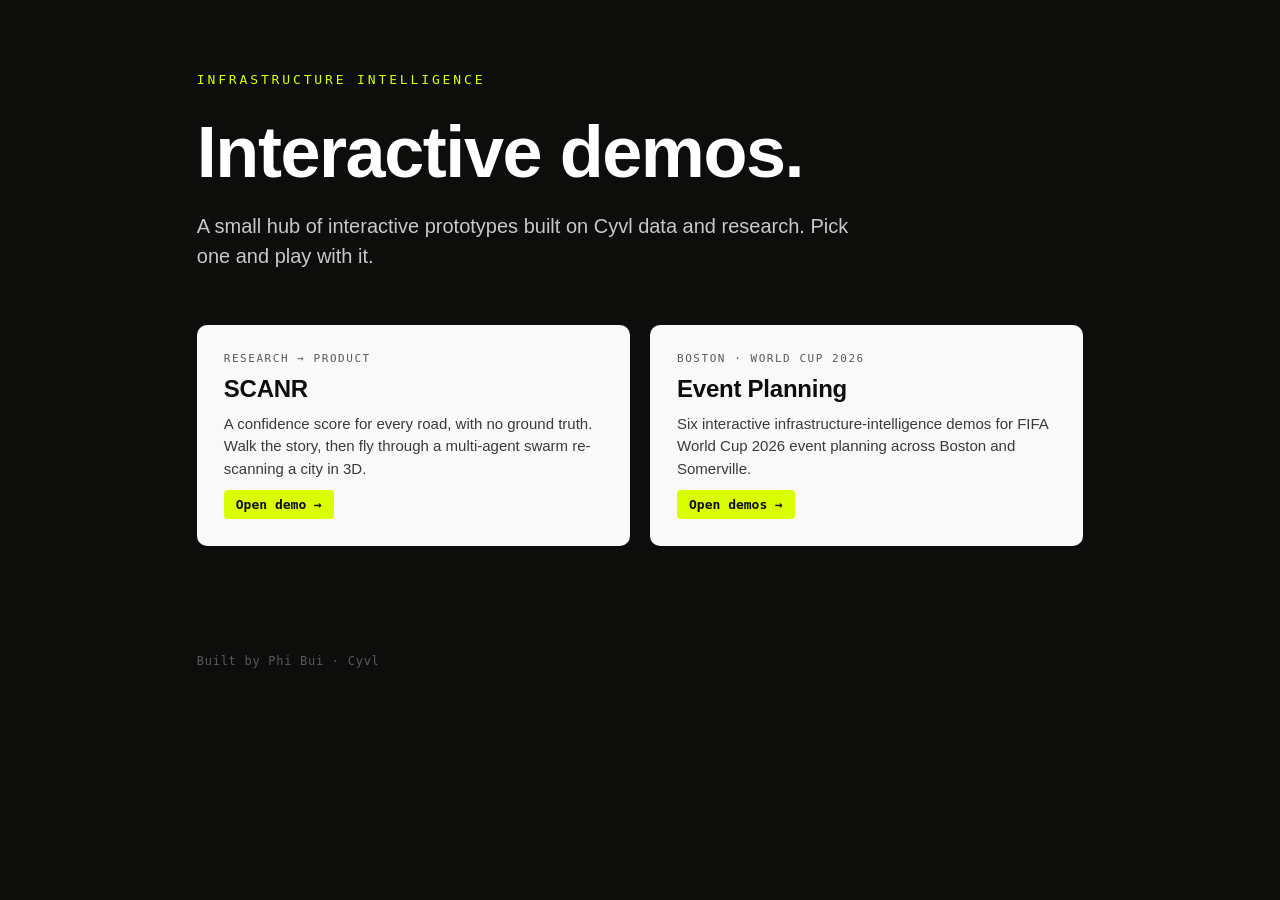
<file: index.html>
<!DOCTYPE html>
<html lang="en">
<head>
<meta charset="UTF-8">
<meta name="viewport" content="width=device-width, initial-scale=1.0">
<title>Cyvl · Interactive Demos</title>
<meta name="description" content="Interactive Infrastructure Intelligence demos by Phi Bui.">
<style>
  :root{--chartreuse:#daff00;--ink:#0d0d0c;--paper:#f9f9f9;--white:#fff;--gray-d:#595959;--gray-l:#eaeaea;--mono:'SF Mono',ui-monospace,Menlo,Consolas,monospace;--disp:Arial,Helvetica,sans-serif}
  *{box-sizing:border-box}
  html,body{margin:0;background:var(--ink);color:var(--white);font-family:var(--disp);-webkit-font-smoothing:antialiased}
  .wrap{max-width:1040px;margin:0 auto;padding:8vh 6vw 12vh}
  .eyebrow{font-family:var(--mono);font-size:13px;letter-spacing:.22em;text-transform:uppercase;color:var(--chartreuse)}
  h1{font-size:clamp(34px,6vw,72px);font-weight:800;letter-spacing:-.02em;line-height:1.02;margin:.4em 0 .3em;text-wrap:balance}
  .lede{font-size:clamp(15px,2vw,20px);color:#c8c8c8;max-width:60ch;line-height:1.5}
  .grid{display:grid;grid-template-columns:repeat(auto-fit,minmax(300px,1fr));gap:20px;margin-top:6vh}
  a.card{display:flex;flex-direction:column;gap:10px;text-decoration:none;color:var(--ink);background:var(--paper);
    border-radius:10px;padding:26px;border:1px solid transparent;transition:transform .15s ease,border-color .15s ease}
  a.card:hover{transform:translateY(-3px);border-color:var(--chartreuse)}
  a.card:focus-visible{outline:3px solid var(--chartreuse);outline-offset:3px}
  .tag{font-family:var(--mono);font-size:11px;letter-spacing:.14em;text-transform:uppercase;color:var(--gray-d)}
  .card h2{margin:0;font-size:24px;font-weight:800;letter-spacing:-.01em}
  .card p{margin:0;color:#3a3a3a;font-size:15px;line-height:1.5}
  .go{margin-top:auto;font-family:var(--mono);font-size:13px;font-weight:700;color:#0d0d0c;background:var(--chartreuse);
    align-self:flex-start;padding:7px 12px;border-radius:4px}
  .soon{opacity:.55;pointer-events:none}
  footer{margin-top:12vh;font-family:var(--mono);font-size:12px;color:var(--gray-d);letter-spacing:.06em}
  @media(prefers-reduced-motion:reduce){a.card{transition:none}}
</style>
</head>
<body>
<main class="wrap">
  <div class="eyebrow">Infrastructure Intelligence</div>
  <h1>Interactive demos.</h1>
  <p class="lede">A small hub of interactive prototypes built on Cyvl data and research. Pick one and play with it.</p>

  <div class="grid">
    <a class="card" href="https://scanner-425932905803.us-east1.run.app/">
      <span class="tag">Research → Product</span>
      <h2>SCANR</h2>
      <p>A confidence score for every road, with no ground truth. Walk the story, then fly through a multi-agent swarm re-scanning a city in 3D.</p>
      <span class="go">Open demo →</span>
    </a>
    <a class="card" href="world-cup/">
      <span class="tag">Boston · World Cup 2026</span>
      <h2>Event Planning</h2>
      <p>Six interactive infrastructure-intelligence demos for FIFA World Cup 2026 event planning across Boston and Somerville.</p>
      <span class="go">Open demos →</span>
    </a>
  </div>

  <footer>Built by Phi Bui · Cyvl</footer>
</main>
</body>
</html>
</file>
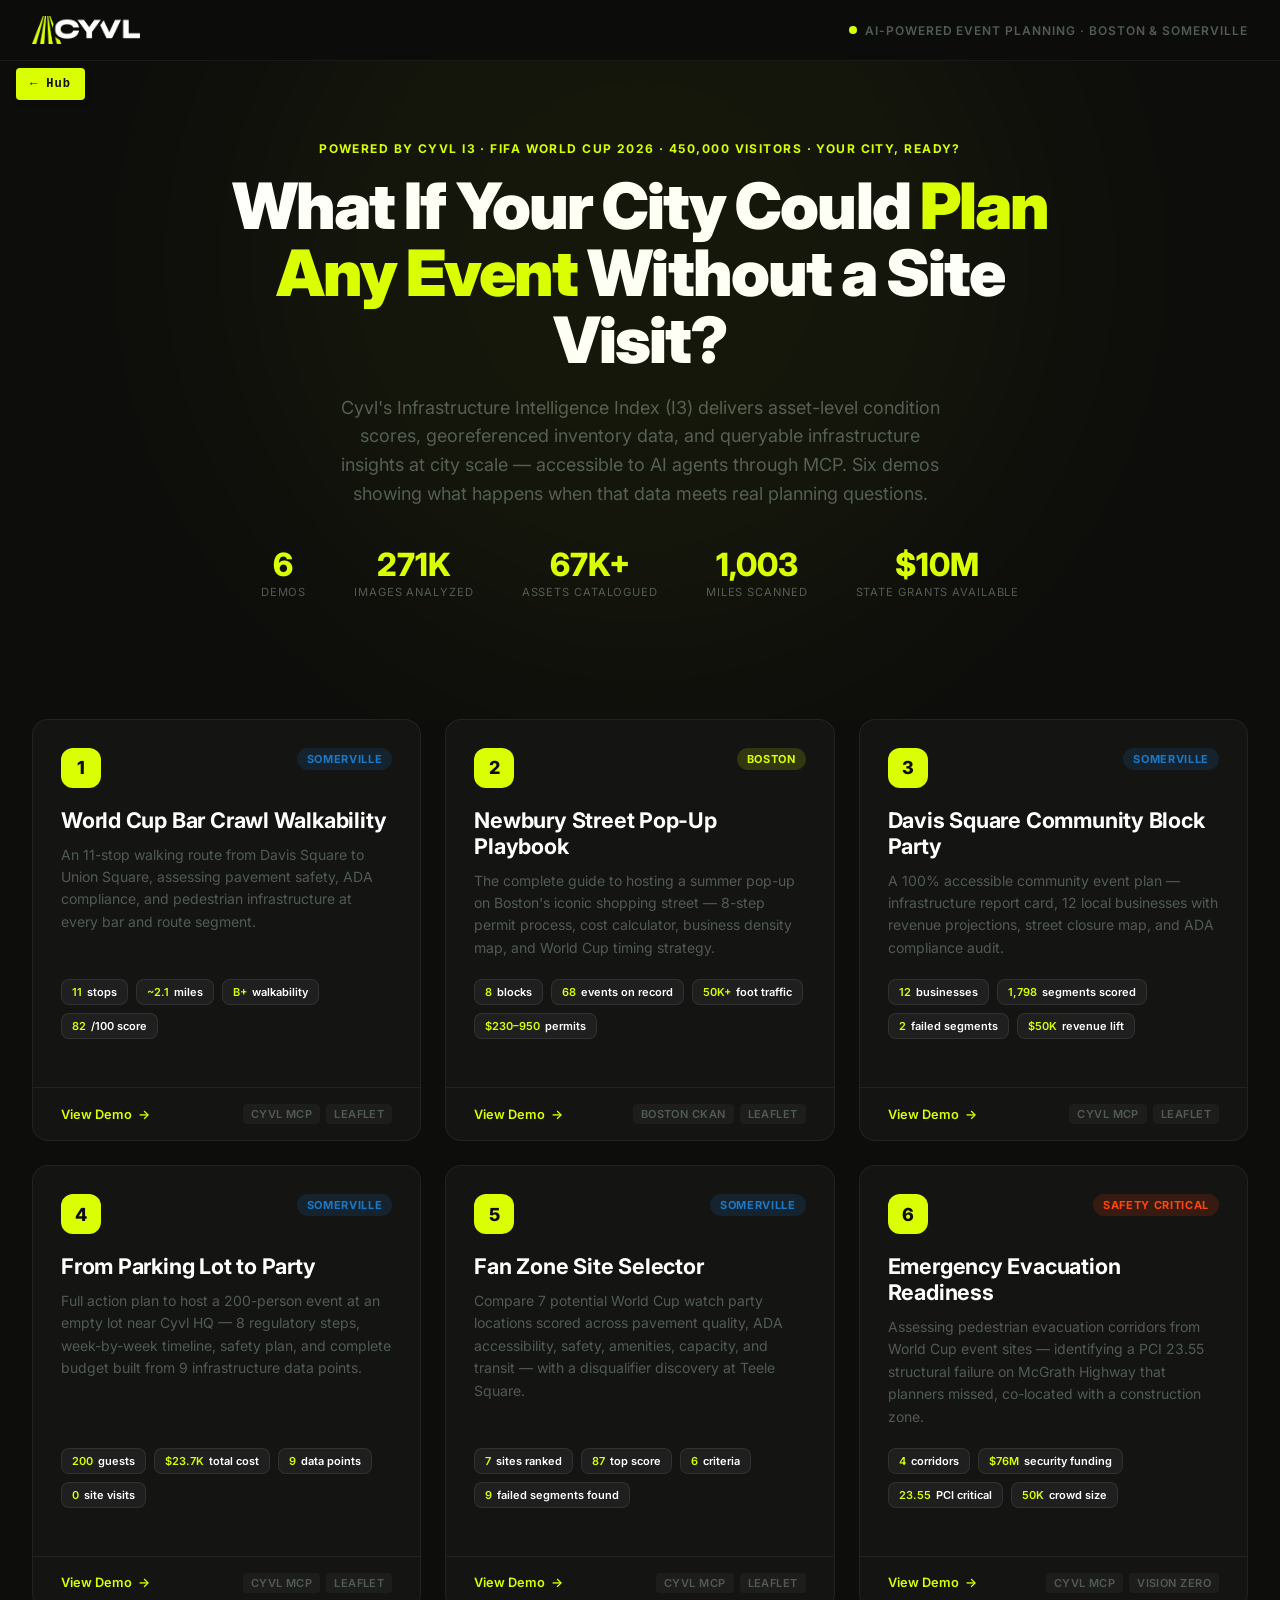
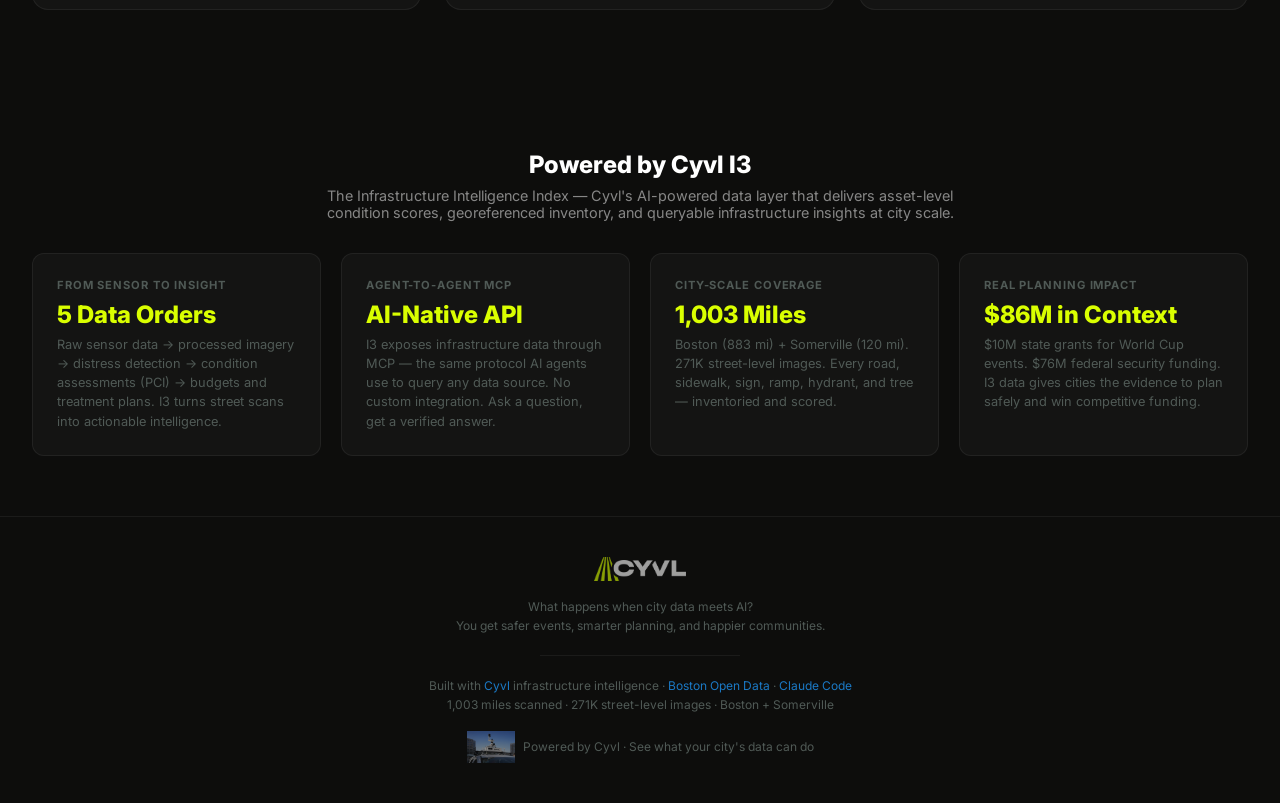
<file: world-cup/index.html>
<!DOCTYPE html>
<html lang="en">
<head>
    <meta charset="UTF-8">
    <meta name="viewport" content="width=device-width, initial-scale=1.0">
    <title>Cyvl Event Planning Demos — Boston CIO Briefing</title>
    <meta name="description" content="Interactive infrastructure intelligence demos for FIFA World Cup 2026 event planning in Boston and Somerville. Powered by Cyvl.ai.">
    <meta property="og:type" content="website">
    <meta property="og:url" content="https://phi-cyvl.github.io/">
    <meta property="og:title" content="Cyvl Event Planning Demos — Boston CIO Briefing">
    <meta property="og:description" content="Interactive infrastructure intelligence demos for FIFA World Cup 2026 event planning in Boston and Somerville.">
    <meta property="og:image" content="https://phi-cyvl.github.io/assets/og_image.png">
    <meta name="twitter:card" content="summary_large_image">
    <meta name="twitter:title" content="Cyvl Event Planning Demos — Boston CIO Briefing">
    <meta name="twitter:description" content="Interactive infrastructure intelligence demos for FIFA World Cup 2026 event planning in Boston and Somerville.">
    <meta name="twitter:image" content="https://phi-cyvl.github.io/assets/og_image.png">
    <link rel="icon" href="assets/cyvl_favicon.png" type="image/png">
    <link href="https://fonts.googleapis.com/css2?family=Inter:wght@400;500;600;700;800;900&display=swap" rel="stylesheet">
    <style>
        :root {
            --asphalt-black: #0D0D0C;
            --concrete-gray: #505A56;
            --high-vis-yellow: #DAFF00;
            --utility-blue: #1B79C5;
            --signal-red: #FF470A;
            --white: #FFFFFF;
            --off-white: #F5F5F5;
        }

        *, *::before, *::after { box-sizing: border-box; margin: 0; padding: 0; }
        html { font-size: 16px; scroll-behavior: smooth; }
        body {
            font-family: 'Inter', -apple-system, BlinkMacSystemFont, sans-serif;
            background: var(--asphalt-black);
            color: var(--white);
            -webkit-font-smoothing: antialiased;
            min-height: 100vh;
        }

        /* Nav */
        .nav {
            display: flex;
            align-items: center;
            justify-content: space-between;
            padding: 16px 32px;
            border-bottom: 1px solid rgba(255,255,255,0.06);
            position: sticky;
            top: 0;
            z-index: 100;
            background: rgba(13,13,12,0.95);
            backdrop-filter: blur(16px);
        }
        .nav-logo { height: 28px; }
        .nav-badge {
            display: flex;
            align-items: center;
            gap: 8px;
            font-size: 0.75rem;
            font-weight: 600;
            text-transform: uppercase;
            letter-spacing: 0.08em;
            color: var(--concrete-gray);
        }
        .nav-badge .dot {
            width: 8px; height: 8px;
            border-radius: 50%;
            background: var(--high-vis-yellow);
            animation: pulse 2s infinite;
        }
        @keyframes pulse {
            0%, 100% { opacity: 1; }
            50% { opacity: 0.4; }
        }

        /* Hero */
        .hero {
            padding: 80px 32px 60px;
            text-align: center;
            position: relative;
            overflow: hidden;
        }
        .hero::before {
            content: '';
            position: absolute;
            top: -200px; left: 50%;
            transform: translateX(-50%);
            width: 800px; height: 800px;
            background: var(--high-vis-yellow);
            opacity: 0.04;
            border-radius: 50%;
            filter: blur(120px);
            pointer-events: none;
        }
        .hero-eyebrow {
            font-size: 0.75rem;
            font-weight: 700;
            text-transform: uppercase;
            letter-spacing: 0.12em;
            color: var(--high-vis-yellow);
            margin-bottom: 16px;
        }
        .hero h1 {
            font-size: clamp(2.5rem, 5vw, 4rem);
            font-weight: 900;
            line-height: 1.05;
            letter-spacing: -0.03em;
            margin-bottom: 20px;
            max-width: 900px;
            margin-left: auto;
            margin-right: auto;
        }
        .hero h1 span { color: var(--high-vis-yellow); }
        .hero-subtitle {
            font-size: 1.125rem;
            color: var(--concrete-gray);
            max-width: 600px;
            margin: 0 auto 40px;
            line-height: 1.6;
        }

        /* Stats bar */
        .stats-bar {
            display: flex;
            justify-content: center;
            gap: 48px;
            flex-wrap: wrap;
            margin-bottom: 60px;
        }
        .stat { text-align: center; }
        .stat-value {
            font-size: 2rem;
            font-weight: 800;
            color: var(--high-vis-yellow);
            line-height: 1;
        }
        .stat-label {
            font-size: 0.7rem;
            text-transform: uppercase;
            letter-spacing: 0.08em;
            color: var(--concrete-gray);
            margin-top: 4px;
        }

        /* Demo grid */
        .demos-section {
            padding: 0 32px 80px;
            max-width: 1300px;
            margin: 0 auto;
        }
        .demos-grid {
            display: grid;
            grid-template-columns: repeat(auto-fit, minmax(380px, 1fr));
            gap: 24px;
        }
        @media (max-width: 480px) {
            .demos-grid { grid-template-columns: 1fr; }
        }

        /* Demo card */
        .demo-card {
            background: rgba(255,255,255,0.03);
            border: 1px solid rgba(255,255,255,0.06);
            border-radius: 16px;
            overflow: hidden;
            transition: all 0.3s ease;
            cursor: pointer;
            text-decoration: none;
            color: var(--white);
            display: flex;
            flex-direction: column;
            position: relative;
        }
        .demo-card:hover {
            border-color: rgba(218,255,0,0.3);
            transform: translateY(-4px);
            box-shadow: 0 16px 48px rgba(218,255,0,0.08);
            text-decoration: none;
        }
        .demo-card:hover .card-arrow {
            transform: translateX(4px);
            color: var(--high-vis-yellow);
        }

        .card-header {
            padding: 28px 28px 0;
            display: flex;
            align-items: flex-start;
            justify-content: space-between;
            gap: 16px;
        }
        .card-number {
            width: 40px; height: 40px;
            min-width: 40px;
            border-radius: 12px;
            background: var(--high-vis-yellow);
            color: var(--asphalt-black);
            display: flex;
            align-items: center;
            justify-content: center;
            font-weight: 800;
            font-size: 1.125rem;
        }
        .card-badge {
            padding: 4px 10px;
            border-radius: 100px;
            font-size: 0.6875rem;
            font-weight: 700;
            text-transform: uppercase;
            letter-spacing: 0.06em;
        }
        .badge-somerville { background: rgba(27,121,197,0.15); color: var(--utility-blue); }
        .badge-boston { background: rgba(218,255,0,0.15); color: var(--high-vis-yellow); }
        .badge-safety { background: rgba(255,71,10,0.15); color: var(--signal-red); }

        .card-body { padding: 20px 28px 28px; flex: 1; display: flex; flex-direction: column; }
        .card-title {
            font-size: 1.35rem;
            font-weight: 700;
            line-height: 1.2;
            letter-spacing: -0.01em;
            margin-bottom: 10px;
        }
        .card-desc {
            font-size: 0.875rem;
            color: var(--concrete-gray);
            line-height: 1.6;
            margin-bottom: 20px;
            flex: 1;
        }

        /* Card data chips */
        .card-data {
            display: flex;
            flex-wrap: wrap;
            gap: 8px;
            margin-bottom: 20px;
        }
        .data-chip {
            padding: 5px 10px;
            border-radius: 8px;
            font-size: 0.6875rem;
            font-weight: 600;
            background: rgba(255,255,255,0.05);
            border: 1px solid rgba(255,255,255,0.08);
            display: flex;
            align-items: center;
            gap: 5px;
        }
        .data-chip .chip-value { color: var(--high-vis-yellow); }

        .card-footer {
            padding: 16px 28px;
            border-top: 1px solid rgba(255,255,255,0.06);
            display: flex;
            align-items: center;
            justify-content: space-between;
        }
        .card-cta {
            font-size: 0.8rem;
            font-weight: 600;
            color: var(--high-vis-yellow);
            display: flex;
            align-items: center;
            gap: 6px;
        }
        .card-arrow { transition: transform 0.2s; }
        .card-tools {
            display: flex;
            gap: 6px;
        }
        .tool-chip {
            padding: 3px 8px;
            border-radius: 4px;
            font-size: 0.6875rem;
            font-weight: 600;
            background: rgba(255,255,255,0.04);
            color: var(--concrete-gray);
            text-transform: uppercase;
            letter-spacing: 0.04em;
        }

        /* Context section */
        .context-section {
            padding: 60px 32px;
            max-width: 1300px;
            margin: 0 auto;
        }
        .context-grid {
            display: grid;
            grid-template-columns: repeat(auto-fit, minmax(280px, 1fr));
            gap: 20px;
        }
        .context-card {
            padding: 24px;
            border-radius: 12px;
            background: rgba(255,255,255,0.03);
            border: 1px solid rgba(255,255,255,0.06);
        }
        .context-card h3 {
            font-size: 0.7rem;
            text-transform: uppercase;
            letter-spacing: 0.08em;
            color: var(--concrete-gray);
            margin-bottom: 8px;
        }
        .context-card .value {
            font-size: 1.5rem;
            font-weight: 800;
            color: var(--high-vis-yellow);
            margin-bottom: 6px;
        }
        .context-card p {
            font-size: 0.8rem;
            color: var(--concrete-gray);
            line-height: 1.5;
        }

        /* Footer */
        .footer {
            padding: 40px 32px;
            border-top: 1px solid rgba(255,255,255,0.06);
            text-align: center;
        }
        .footer-content {
            max-width: 600px;
            margin: 0 auto;
        }
        .footer-logo { height: 24px; margin-bottom: 12px; opacity: 0.6; }
        .footer-text {
            font-size: 0.75rem;
            color: var(--concrete-gray);
            line-height: 1.6;
        }
        .footer-text a { color: var(--utility-blue); text-decoration: none; }
        .footer-divider {
            height: 1px;
            background: rgba(255,255,255,0.06);
            margin: 20px auto;
            max-width: 200px;
        }
        .footer-powered {
            display: flex;
            align-items: center;
            justify-content: center;
            gap: 8px;
            margin-top: 16px;
        }
        .footer-powered img { height: 32px; opacity: 0.5; }

        /* Animations */
        .fade-up {
            opacity: 0;
            transform: translateY(20px);
            transition: opacity 0.6s ease, transform 0.6s ease;
        }
        .fade-up.visible {
            opacity: 1;
            transform: translateY(0);
        }

        /* ── GLOBAL MOBILE FIXES ── */
        html, body { overflow-x: hidden; max-width: 100vw; }
        @media (max-width: 768px) {
          h1, h2, h3, h4, p, span, li, td, th, a, label, div {
            overflow-wrap: break-word;
            word-break: break-word;
          }
          h1 { font-size: clamp(1.5rem, 6vw, 3rem) !important; }
          h2 { font-size: clamp(1.2rem, 4vw, 2rem) !important; }
          [style*="display:flex"], [style*="display: flex"] { flex-wrap: wrap !important; }
          [style*="grid-template-columns"] { grid-template-columns: 1fr !important; }
          [style*="gap:48px"], [style*="gap: 48px"], [style*="gap:32px"], [style*="gap: 32px"] { gap: 12px !important; }

          /* Stats bar — already has flex-wrap, reduce gap */
          .stats-bar { gap: 20px; }
          .stat-value { font-size: 1.5rem; }

          /* Demo cards grid */
          .demos-grid { grid-template-columns: 1fr !important; }

          /* Context cards grid */
          .context-grid { grid-template-columns: 1fr !important; }

          /* Nav */
          .nav { padding: 12px 16px; flex-wrap: wrap; gap: 8px; }
          .nav-badge { font-size: 0.65rem; }

          /* Hero */
          .hero { padding: 48px 16px 40px; }
          .hero-subtitle { font-size: 1rem; }

          /* Demo / context sections */
          .demos-section { padding: 0 16px 48px; }
          .context-section { padding: 40px 16px; }

          /* Card footer tools — allow wrapping */
          .card-footer { flex-wrap: wrap; gap: 8px; }
          .card-tools { flex-wrap: wrap; }

          /* Badges/chips */
          .badge, [class*="badge"], .card-badge, .data-chip, .tool-chip {
            font-size: 0.65rem !important; padding: 3px 6px !important;
          }

          /* Images */
          img { max-width: 100%; height: auto; }

          /* Footer */
          .footer { padding: 32px 16px; }
          .footer-text { font-size: 0.7rem; }
        }
    </style>
</head>
<body>
<a href="../" style="position:fixed;top:68px;left:16px;z-index:9999;font-family:ui-monospace,Menlo,Consolas,monospace;font-size:12px;font-weight:700;letter-spacing:.08em;text-decoration:none;color:#0d0d0c;background:#daff00;padding:9px 14px;border-radius:4px;box-shadow:0 1px 6px rgba(0,0,0,.3)">← Hub</a>
    <nav class="nav">
        <img src="assets/cyvl_logo_white.png" alt="Cyvl" class="nav-logo">
        <div class="nav-badge">
            <span class="dot"></span>
            AI-Powered Event Planning &middot; Boston &amp; Somerville
        </div>
    </nav>

    <section class="hero">
        <div class="hero-eyebrow">Powered by Cyvl I3 &middot; FIFA World Cup 2026 &middot; 450,000 Visitors &middot; Your City, Ready?</div>
        <h1>What If Your City Could <span>Plan Any Event</span> Without a Site Visit?</h1>
        <p class="hero-subtitle">
            Cyvl's Infrastructure Intelligence Index (I3) delivers asset-level condition scores, georeferenced inventory data, and queryable infrastructure insights at city scale — accessible to AI agents through MCP. Six demos showing what happens when that data meets real planning questions.
        </p>
        <div class="stats-bar">
            <div class="stat">
                <div class="stat-value">6</div>
                <div class="stat-label">Demos</div>
            </div>
            <div class="stat">
                <div class="stat-value">271K</div>
                <div class="stat-label">Images Analyzed</div>
            </div>
            <div class="stat">
                <div class="stat-value">67K+</div>
                <div class="stat-label">Assets Catalogued</div>
            </div>
            <div class="stat">
                <div class="stat-value">1,003</div>
                <div class="stat-label">Miles Scanned</div>
            </div>
            <div class="stat">
                <div class="stat-value">$10M</div>
                <div class="stat-label">State Grants Available</div>
            </div>
        </div>
    </section>

    <section class="demos-section">
        <h2 style="position:absolute;width:1px;height:1px;overflow:hidden;clip:rect(0,0,0,0);white-space:nowrap;">Event Planning Demos</h2>
        <div class="demos-grid">

            <!-- Demo 1: Bar Crawl -->
            <a href="01-bar-crawl-walkability/index.html" class="demo-card fade-up">
                <div class="card-header">
                    <div class="card-number">1</div>
                    <span class="card-badge badge-somerville">Somerville</span>
                </div>
                <div class="card-body">
                    <h3 class="card-title">World Cup Bar Crawl Walkability</h3>
                    <p class="card-desc">An 11-stop walking route from Davis Square to Union Square, assessing pavement safety, ADA compliance, and pedestrian infrastructure at every bar and route segment.</p>
                    <div class="card-data">
                        <span class="data-chip"><span class="chip-value">11</span> stops</span>
                        <span class="data-chip"><span class="chip-value">~2.1</span> miles</span>
                        <span class="data-chip"><span class="chip-value">B+</span> walkability</span>
                        <span class="data-chip"><span class="chip-value">82</span>/100 score</span>
                    </div>
                </div>
                <div class="card-footer">
                    <span class="card-cta">View Demo <span class="card-arrow">&rarr;</span></span>
                    <div class="card-tools">
                        <span class="tool-chip">Cyvl MCP</span>
                        <span class="tool-chip">Leaflet</span>
                    </div>
                </div>
            </a>

            <!-- Demo 2: Newbury Popup -->
            <a href="02-newbury-popup-playbook/index.html" class="demo-card fade-up">
                <div class="card-header">
                    <div class="card-number">2</div>
                    <span class="card-badge badge-boston">Boston</span>
                </div>
                <div class="card-body">
                    <h3 class="card-title">Newbury Street Pop-Up Playbook</h3>
                    <p class="card-desc">The complete guide to hosting a summer pop-up on Boston's iconic shopping street — 8-step permit process, cost calculator, business density map, and World Cup timing strategy.</p>
                    <div class="card-data">
                        <span class="data-chip"><span class="chip-value">8</span> blocks</span>
                        <span class="data-chip"><span class="chip-value">68</span> events on record</span>
                        <span class="data-chip"><span class="chip-value">50K+</span> foot traffic</span>
                        <span class="data-chip"><span class="chip-value">$230–950</span> permits</span>
                    </div>
                </div>
                <div class="card-footer">
                    <span class="card-cta">View Demo <span class="card-arrow">&rarr;</span></span>
                    <div class="card-tools">
                        <span class="tool-chip">Boston CKAN</span>
                        <span class="tool-chip">Leaflet</span>
                    </div>
                </div>
            </a>

            <!-- Demo 3: Davis Square Block Party -->
            <a href="03-davis-square-block-party/index.html" class="demo-card fade-up">
                <div class="card-header">
                    <div class="card-number">3</div>
                    <span class="card-badge badge-somerville">Somerville</span>
                </div>
                <div class="card-body">
                    <h3 class="card-title">Davis Square Community Block Party</h3>
                    <p class="card-desc">A 100% accessible community event plan — infrastructure report card, 12 local businesses with revenue projections, street closure map, and ADA compliance audit.</p>
                    <div class="card-data">
                        <span class="data-chip"><span class="chip-value">12</span> businesses</span>
                        <span class="data-chip"><span class="chip-value">1,798</span> segments scored</span>
                        <span class="data-chip"><span class="chip-value">2</span> failed segments</span>
                        <span class="data-chip"><span class="chip-value">$50K</span> revenue lift</span>
                    </div>
                </div>
                <div class="card-footer">
                    <span class="card-cta">View Demo <span class="card-arrow">&rarr;</span></span>
                    <div class="card-tools">
                        <span class="tool-chip">Cyvl MCP</span>
                        <span class="tool-chip">Leaflet</span>
                    </div>
                </div>
            </a>

            <!-- Demo 4: School St Parking Lot -->
            <a href="04-school-st-parking-lot/index.html" class="demo-card fade-up">
                <div class="card-header">
                    <div class="card-number">4</div>
                    <span class="card-badge badge-somerville">Somerville</span>
                </div>
                <div class="card-body">
                    <h3 class="card-title">From Parking Lot to Party</h3>
                    <p class="card-desc">Full action plan to host a 200-person event at an empty lot near Cyvl HQ — 8 regulatory steps, week-by-week timeline, safety plan, and complete budget built from 9 infrastructure data points.</p>
                    <div class="card-data">
                        <span class="data-chip"><span class="chip-value">200</span> guests</span>
                        <span class="data-chip"><span class="chip-value">$23.7K</span> total cost</span>
                        <span class="data-chip"><span class="chip-value">9</span> data points</span>
                        <span class="data-chip"><span class="chip-value">0</span> site visits</span>
                    </div>
                </div>
                <div class="card-footer">
                    <span class="card-cta">View Demo <span class="card-arrow">&rarr;</span></span>
                    <div class="card-tools">
                        <span class="tool-chip">Cyvl MCP</span>
                        <span class="tool-chip">Leaflet</span>
                    </div>
                </div>
            </a>

            <!-- Demo 5: Fan Zone Selector -->
            <a href="05-fan-zone-selector/index.html" class="demo-card fade-up">
                <div class="card-header">
                    <div class="card-number">5</div>
                    <span class="card-badge badge-somerville">Somerville</span>
                </div>
                <div class="card-body">
                    <h3 class="card-title">Fan Zone Site Selector</h3>
                    <p class="card-desc">Compare 7 potential World Cup watch party locations scored across pavement quality, ADA accessibility, safety, amenities, capacity, and transit — with a disqualifier discovery at Teele Square.</p>
                    <div class="card-data">
                        <span class="data-chip"><span class="chip-value">7</span> sites ranked</span>
                        <span class="data-chip"><span class="chip-value">87</span> top score</span>
                        <span class="data-chip"><span class="chip-value">6</span> criteria</span>
                        <span class="data-chip"><span class="chip-value">9</span> failed segments found</span>
                    </div>
                </div>
                <div class="card-footer">
                    <span class="card-cta">View Demo <span class="card-arrow">&rarr;</span></span>
                    <div class="card-tools">
                        <span class="tool-chip">Cyvl MCP</span>
                        <span class="tool-chip">Leaflet</span>
                    </div>
                </div>
            </a>

            <!-- Demo 6: Evacuation Readiness -->
            <a href="06-evacuation-readiness/index.html" class="demo-card fade-up">
                <div class="card-header">
                    <div class="card-number">6</div>
                    <span class="card-badge badge-safety">Safety Critical</span>
                </div>
                <div class="card-body">
                    <h3 class="card-title">Emergency Evacuation Readiness</h3>
                    <p class="card-desc">Assessing pedestrian evacuation corridors from World Cup event sites — identifying a PCI 23.55 structural failure on McGrath Highway that planners missed, co-located with a construction zone.</p>
                    <div class="card-data">
                        <span class="data-chip"><span class="chip-value">4</span> corridors</span>
                        <span class="data-chip"><span class="chip-value">$76M</span> security funding</span>
                        <span class="data-chip"><span class="chip-value">23.55</span> PCI critical</span>
                        <span class="data-chip"><span class="chip-value">50K</span> crowd size</span>
                    </div>
                </div>
                <div class="card-footer">
                    <span class="card-cta">View Demo <span class="card-arrow">&rarr;</span></span>
                    <div class="card-tools">
                        <span class="tool-chip">Cyvl MCP</span>
                        <span class="tool-chip">Vision Zero</span>
                    </div>
                </div>
            </a>

        </div>
    </section>

    <!-- What is I3 -->
    <section class="context-section">
        <h2 style="color:#fff;font-size:1.5rem;font-weight:800;margin-bottom:8px;text-align:center;" class="fade-up">Powered by Cyvl I3</h2>
        <p style="color:rgba(255,255,255,0.5);text-align:center;max-width:640px;margin:0 auto 32px;font-size:0.9rem;" class="fade-up">The Infrastructure Intelligence Index — Cyvl's AI-powered data layer that delivers asset-level condition scores, georeferenced inventory, and queryable infrastructure insights at city scale.</p>
        <div class="context-grid">
            <div class="context-card fade-up">
                <h3>From Sensor to Insight</h3>
                <div class="value">5 Data Orders</div>
                <p>Raw sensor data &rarr; processed imagery &rarr; distress detection &rarr; condition assessments (PCI) &rarr; budgets and treatment plans. I3 turns street scans into actionable intelligence.</p>
            </div>
            <div class="context-card fade-up">
                <h3>Agent-to-Agent MCP</h3>
                <div class="value">AI-Native API</div>
                <p>I3 exposes infrastructure data through MCP — the same protocol AI agents use to query any data source. No custom integration. Ask a question, get a verified answer.</p>
            </div>
            <div class="context-card fade-up">
                <h3>City-Scale Coverage</h3>
                <div class="value">1,003 Miles</div>
                <p>Boston (883 mi) + Somerville (120 mi). 271K street-level images. Every road, sidewalk, sign, ramp, hydrant, and tree — inventoried and scored.</p>
            </div>
            <div class="context-card fade-up">
                <h3>Real Planning Impact</h3>
                <div class="value">$86M in Context</div>
                <p>$10M state grants for World Cup events. $76M federal security funding. I3 data gives cities the evidence to plan safely and win competitive funding.</p>
            </div>
        </div>
    </section>

    <!-- Footer -->
    <footer class="footer">
        <div class="footer-content">
            <img src="assets/cyvl_logo_white.png" alt="Cyvl" class="footer-logo">
            <p class="footer-text">
                What happens when city data meets AI?<br>
                You get safer events, smarter planning, and happier communities.
            </p>
            <div class="footer-divider"></div>
            <p class="footer-text">
                Built with <a href="https://cyvl.ai">Cyvl</a> infrastructure intelligence &middot; <a href="https://data.boston.gov">Boston Open Data</a> &middot; <a href="https://claude.ai/claude-code">Claude Code</a><br>
                1,003 miles scanned &middot; 271K street-level images &middot; Boston + Somerville
            </p>
            <div class="footer-powered">
                <img src="assets/cyvl_sensor.png" alt="Cyvl Sensor">
                <span class="footer-text">Powered by Cyvl &middot; See what your city's data can do</span>
            </div>
        </div>
    </footer>

    <script>
        // Scroll reveal
        const observer = new IntersectionObserver((entries) => {
            entries.forEach((entry, i) => {
                if (entry.isIntersecting) {
                    setTimeout(() => entry.target.classList.add('visible'), i * 80);
                    observer.unobserve(entry.target);
                }
            });
        }, { threshold: 0.1 });

        document.querySelectorAll('.fade-up').forEach(el => observer.observe(el));
    </script>
</body>
</html>
</file>
